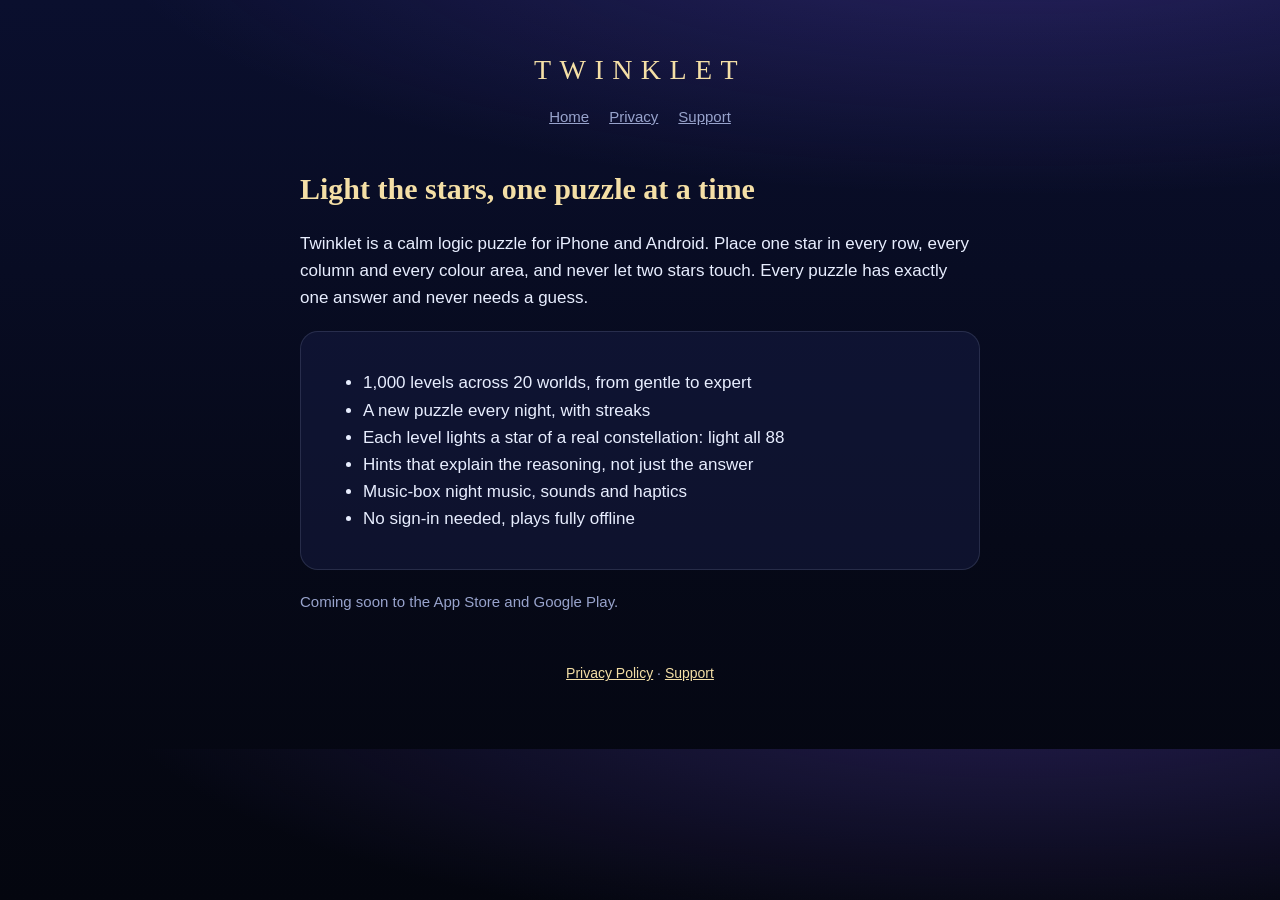
<file: index.html>
<!doctype html>
<html lang="en">
<head>
<meta charset="utf-8">
<meta name="viewport" content="width=device-width, initial-scale=1">
<title>Twinklet</title>
<meta name="description" content="Twinklet: a calm night sky logic puzzle. Place the stars, light up all 88 constellations.">
<link rel="stylesheet" href="style.css">
</head>
<body>
<main>
<header>
  <a class="brand" href="index.html">TWINKLET</a>
  <nav><a href="index.html">Home</a><a href="privacy.html">Privacy</a><a href="support.html">Support</a></nav>
</header>

<h1>Light the stars, one puzzle at a time</h1>
<p>Twinklet is a calm logic puzzle for iPhone and Android. Place one star in every row, every column and every colour area, and never let two stars touch. Every puzzle has exactly one answer and never needs a guess.</p>

<div class="card">
  <ul>
    <li>1,000 levels across 20 worlds, from gentle to expert</li>
    <li>A new puzzle every night, with streaks</li>
    <li>Each level lights a star of a real constellation: light all 88</li>
    <li>Hints that explain the reasoning, not just the answer</li>
    <li>Music-box night music, sounds and haptics</li>
    <li>No sign-in needed, plays fully offline</li>
  </ul>
</div>

<p class="muted">Coming soon to the App Store and Google Play.</p>

<footer><a href="privacy.html">Privacy Policy</a> · <a href="support.html">Support</a></footer>
</main>
</body>
</html>
</file>
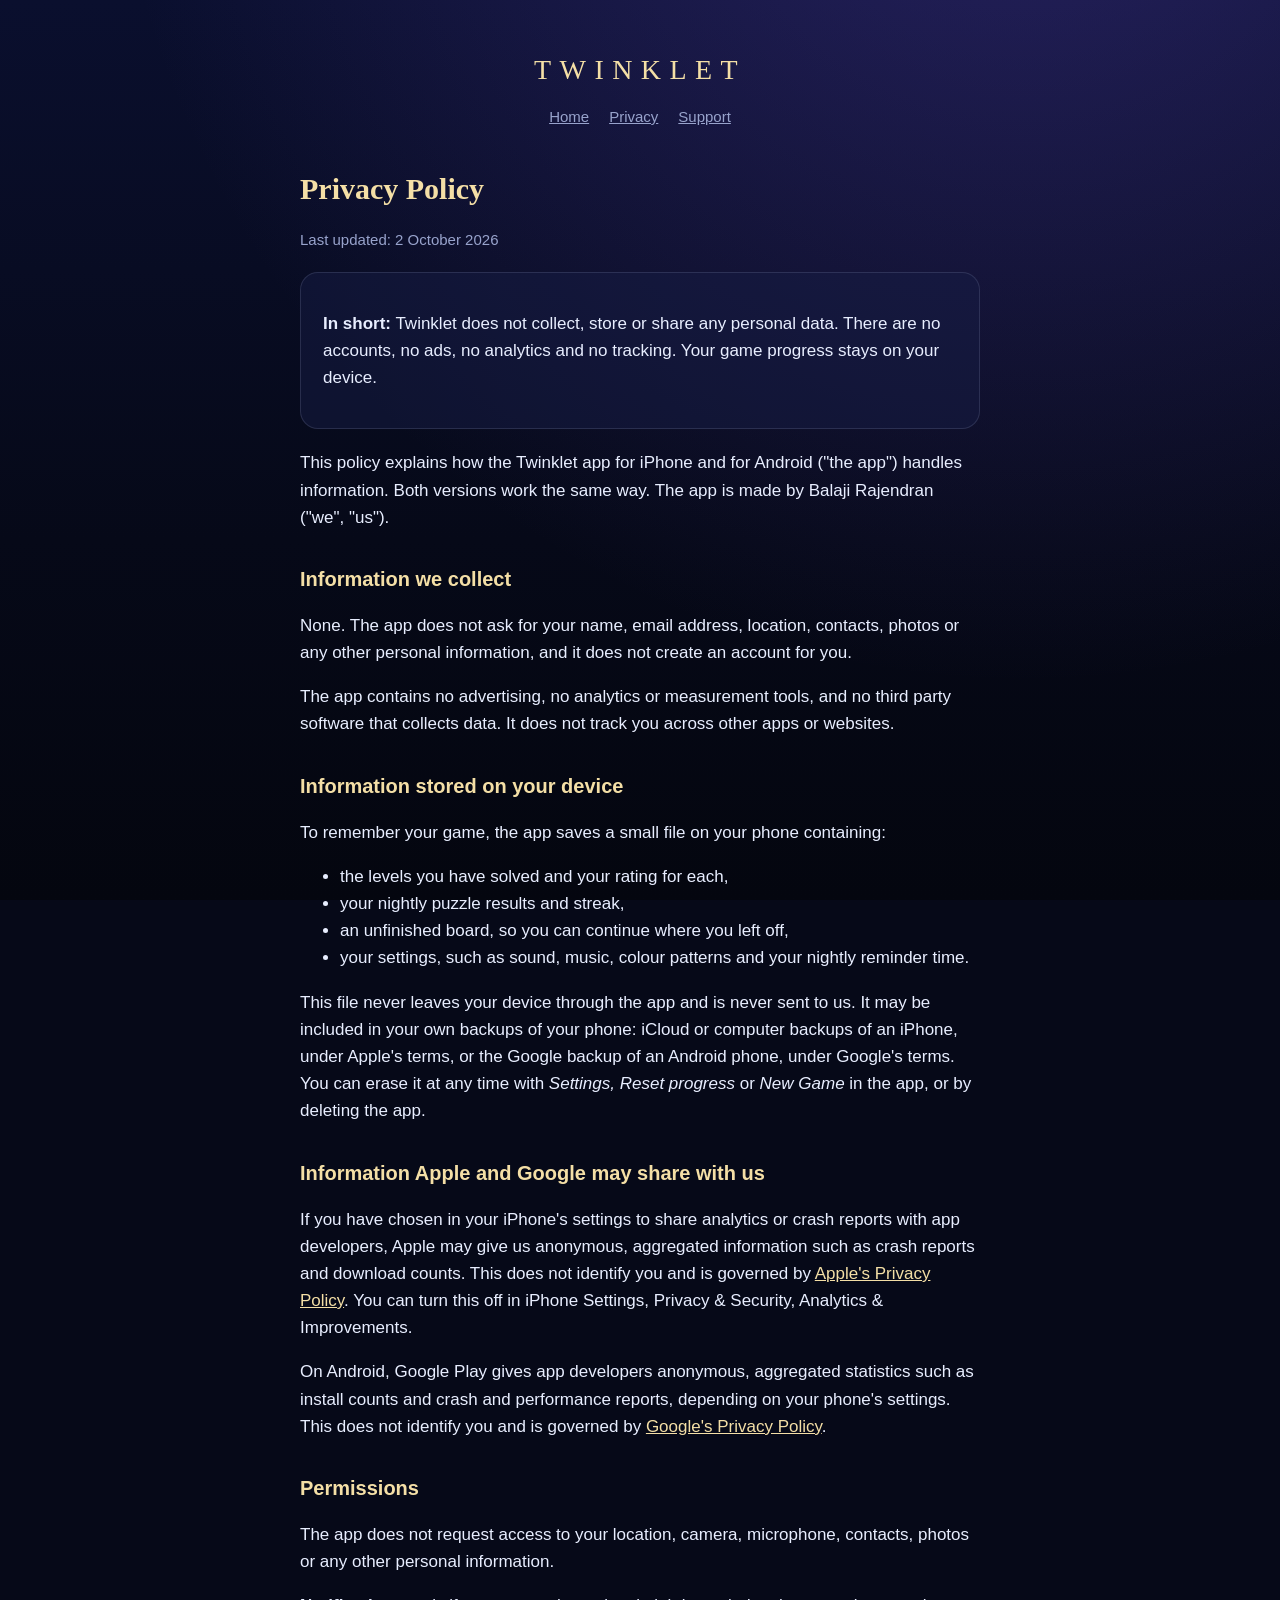
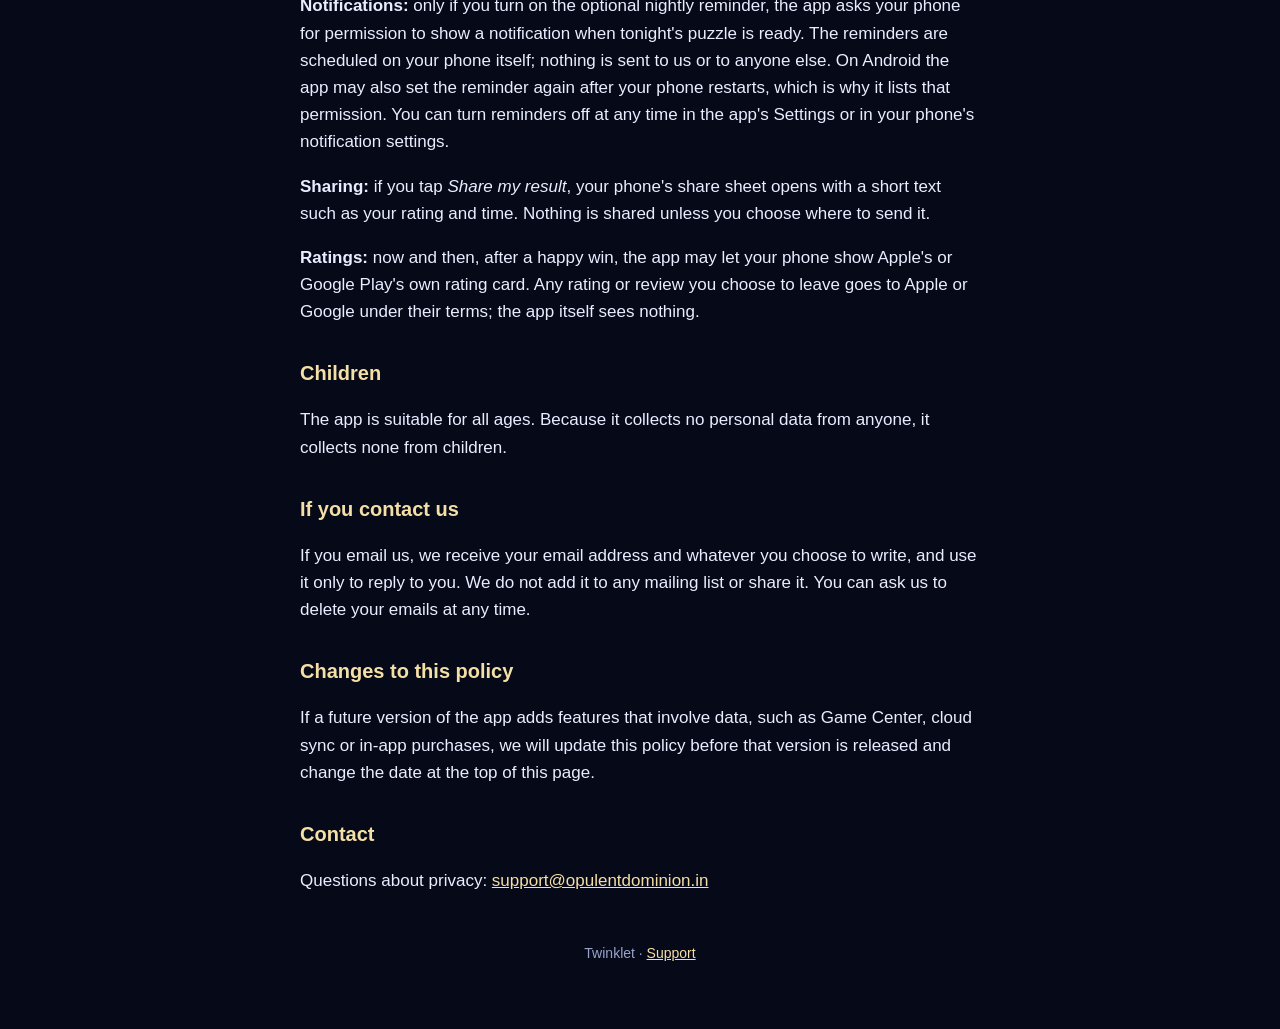
<file: privacy.html>
<!doctype html>
<html lang="en">
<head>
<meta charset="utf-8">
<meta name="viewport" content="width=device-width, initial-scale=1">
<title>Twinklet Privacy Policy</title>
<meta name="description" content="Twinklet collects no personal data. Your progress stays on your device.">
<link rel="stylesheet" href="style.css">
</head>
<body>
<main>
<header>
  <a class="brand" href="index.html">TWINKLET</a>
  <nav><a href="index.html">Home</a><a href="privacy.html">Privacy</a><a href="support.html">Support</a></nav>
</header>

<h1>Privacy Policy</h1>
<p class="muted">Last updated: 2 October 2026</p>

<div class="card">
  <p><strong>In short:</strong> Twinklet does not collect, store or share any personal data. There are no accounts, no ads, no analytics and no tracking. Your game progress stays on your device.</p>
</div>

<p>This policy explains how the Twinklet app for iPhone and for Android ("the app") handles information. Both versions work the same way. The app is made by Balaji Rajendran ("we", "us").</p>

<h2>Information we collect</h2>
<p>None. The app does not ask for your name, email address, location, contacts, photos or any other personal information, and it does not create an account for you.</p>
<p>The app contains no advertising, no analytics or measurement tools, and no third party software that collects data. It does not track you across other apps or websites.</p>

<h2>Information stored on your device</h2>
<p>To remember your game, the app saves a small file on your phone containing:</p>
<ul>
  <li>the levels you have solved and your rating for each,</li>
  <li>your nightly puzzle results and streak,</li>
  <li>an unfinished board, so you can continue where you left off,</li>
  <li>your settings, such as sound, music, colour patterns and your nightly reminder time.</li>
</ul>
<p>This file never leaves your device through the app and is never sent to us. It may be included in your own backups of your phone: iCloud or computer backups of an iPhone, under Apple's terms, or the Google backup of an Android phone, under Google's terms. You can erase it at any time with <em>Settings, Reset progress</em> or <em>New Game</em> in the app, or by deleting the app.</p>

<h2>Information Apple and Google may share with us</h2>
<p>If you have chosen in your iPhone's settings to share analytics or crash reports with app developers, Apple may give us anonymous, aggregated information such as crash reports and download counts. This does not identify you and is governed by <a href="https://www.apple.com/legal/privacy/">Apple's Privacy Policy</a>. You can turn this off in iPhone Settings, Privacy &amp; Security, Analytics &amp; Improvements.</p>
<p>On Android, Google Play gives app developers anonymous, aggregated statistics such as install counts and crash and performance reports, depending on your phone's settings. This does not identify you and is governed by <a href="https://policies.google.com/privacy">Google's Privacy Policy</a>.</p>

<h2>Permissions</h2>
<p>The app does not request access to your location, camera, microphone, contacts, photos or any other personal information.</p>
<p><strong>Notifications:</strong> only if you turn on the optional nightly reminder, the app asks your phone for permission to show a notification when tonight's puzzle is ready. The reminders are scheduled on your phone itself; nothing is sent to us or to anyone else. On Android the app may also set the reminder again after your phone restarts, which is why it lists that permission. You can turn reminders off at any time in the app's Settings or in your phone's notification settings.</p>
<p><strong>Sharing:</strong> if you tap <em>Share my result</em>, your phone's share sheet opens with a short text such as your rating and time. Nothing is shared unless you choose where to send it.</p>
<p><strong>Ratings:</strong> now and then, after a happy win, the app may let your phone show Apple's or Google Play's own rating card. Any rating or review you choose to leave goes to Apple or Google under their terms; the app itself sees nothing.</p>

<h2>Children</h2>
<p>The app is suitable for all ages. Because it collects no personal data from anyone, it collects none from children.</p>

<h2>If you contact us</h2>
<p>If you email us, we receive your email address and whatever you choose to write, and use it only to reply to you. We do not add it to any mailing list or share it. You can ask us to delete your emails at any time.</p>

<h2>Changes to this policy</h2>
<p>If a future version of the app adds features that involve data, such as Game Center, cloud sync or in-app purchases, we will update this policy before that version is released and change the date at the top of this page.</p>

<h2>Contact</h2>
<p>Questions about privacy: <a href="mailto:support@opulentdominion.in">support@opulentdominion.in</a></p>

<footer>Twinklet · <a href="support.html">Support</a></footer>
</main>
</body>
</html>
</file>
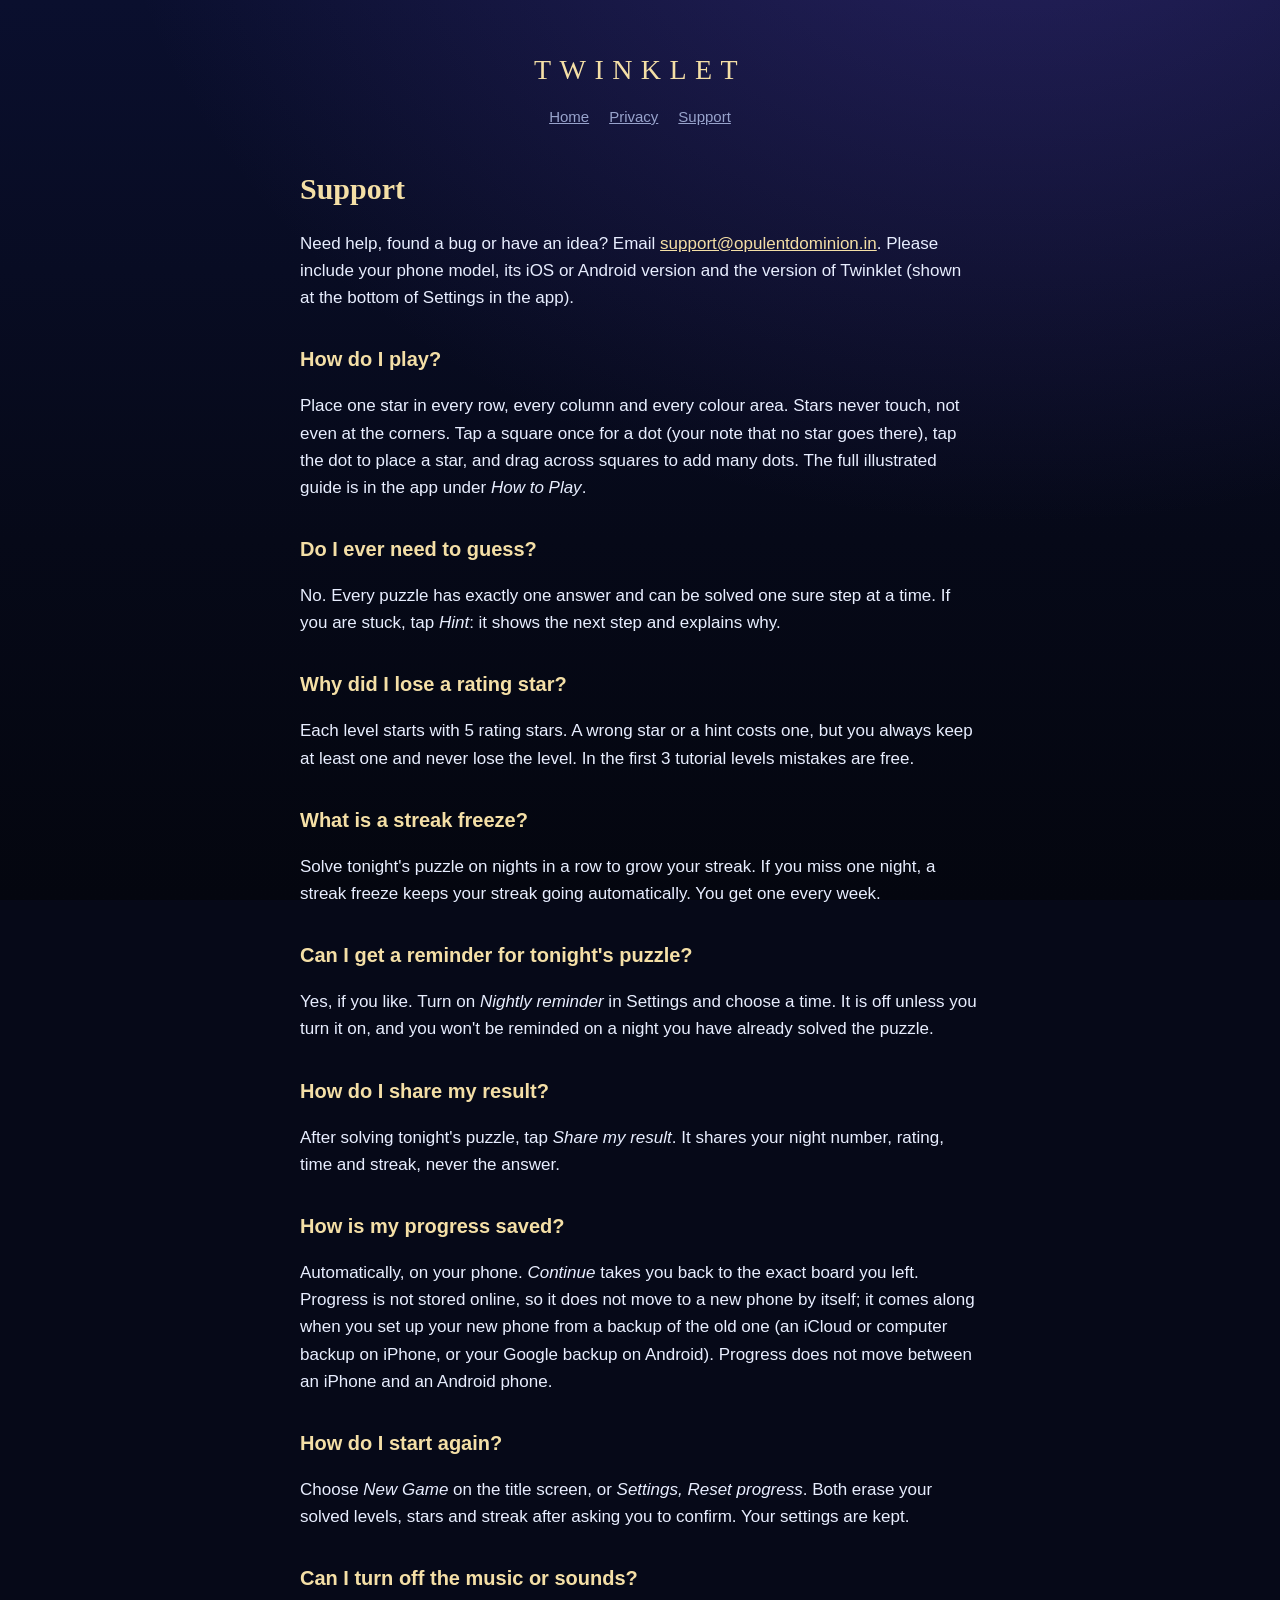
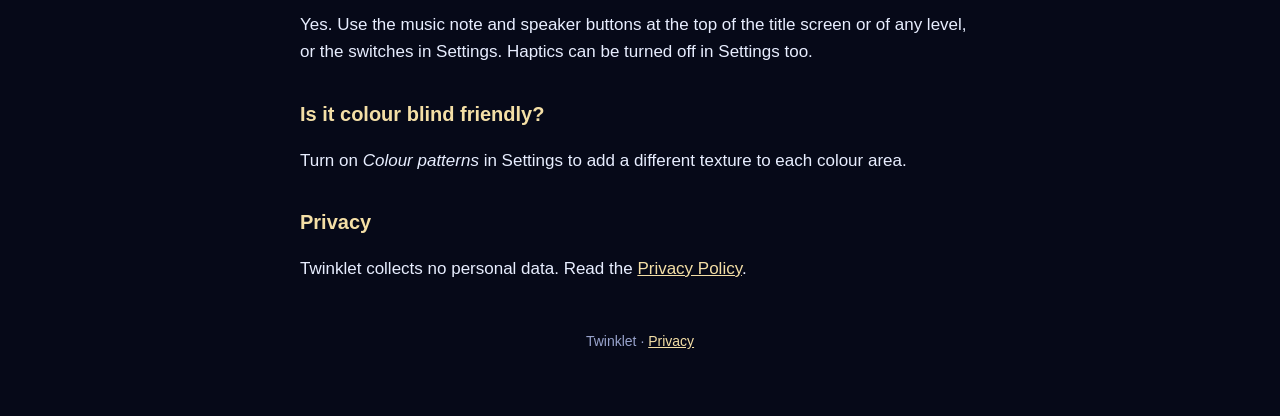
<file: support.html>
<!doctype html>
<html lang="en">
<head>
<meta charset="utf-8">
<meta name="viewport" content="width=device-width, initial-scale=1">
<title>Twinklet Support</title>
<meta name="description" content="Help and contact for Twinklet, the night sky logic puzzle.">
<link rel="stylesheet" href="style.css">
</head>
<body>
<main>
<header>
  <a class="brand" href="index.html">TWINKLET</a>
  <nav><a href="index.html">Home</a><a href="privacy.html">Privacy</a><a href="support.html">Support</a></nav>
</header>

<h1>Support</h1>
<p>Need help, found a bug or have an idea? Email <a href="mailto:support@opulentdominion.in">support@opulentdominion.in</a>. Please include your phone model, its iOS or Android version and the version of Twinklet (shown at the bottom of Settings in the app).</p>

<h2>How do I play?</h2>
<p>Place one star in every row, every column and every colour area. Stars never touch, not even at the corners. Tap a square once for a dot (your note that no star goes there), tap the dot to place a star, and drag across squares to add many dots. The full illustrated guide is in the app under <em>How to Play</em>.</p>

<h2>Do I ever need to guess?</h2>
<p>No. Every puzzle has exactly one answer and can be solved one sure step at a time. If you are stuck, tap <em>Hint</em>: it shows the next step and explains why.</p>

<h2>Why did I lose a rating star?</h2>
<p>Each level starts with 5 rating stars. A wrong star or a hint costs one, but you always keep at least one and never lose the level. In the first 3 tutorial levels mistakes are free.</p>

<h2>What is a streak freeze?</h2>
<p>Solve tonight's puzzle on nights in a row to grow your streak. If you miss one night, a streak freeze keeps your streak going automatically. You get one every week.</p>

<h2>Can I get a reminder for tonight's puzzle?</h2>
<p>Yes, if you like. Turn on <em>Nightly reminder</em> in Settings and choose a time. It is off unless you turn it on, and you won't be reminded on a night you have already solved the puzzle.</p>

<h2>How do I share my result?</h2>
<p>After solving tonight's puzzle, tap <em>Share my result</em>. It shares your night number, rating, time and streak, never the answer.</p>

<h2>How is my progress saved?</h2>
<p>Automatically, on your phone. <em>Continue</em> takes you back to the exact board you left. Progress is not stored online, so it does not move to a new phone by itself; it comes along when you set up your new phone from a backup of the old one (an iCloud or computer backup on iPhone, or your Google backup on Android). Progress does not move between an iPhone and an Android phone.</p>

<h2>How do I start again?</h2>
<p>Choose <em>New Game</em> on the title screen, or <em>Settings, Reset progress</em>. Both erase your solved levels, stars and streak after asking you to confirm. Your settings are kept.</p>

<h2>Can I turn off the music or sounds?</h2>
<p>Yes. Use the music note and speaker buttons at the top of the title screen or of any level, or the switches in Settings. Haptics can be turned off in Settings too.</p>

<h2>Is it colour blind friendly?</h2>
<p>Turn on <em>Colour patterns</em> in Settings to add a different texture to each colour area.</p>

<h2>Privacy</h2>
<p>Twinklet collects no personal data. Read the <a href="privacy.html">Privacy Policy</a>.</p>

<footer>Twinklet · <a href="privacy.html">Privacy</a></footer>
</main>
</body>
</html>
</file>
<file: style.css>
:root {
  color-scheme: dark;
  --void: #060918;
  --text: #E8EEFF;
  --muted: #98A3CC;
  --gold: #F4DFA6;
  --edge: rgba(207, 221, 255, 0.13);
}
* { box-sizing: border-box; }
body {
  margin: 0;
  background: radial-gradient(120% 60% at 80% -10%, rgba(94, 70, 190, 0.35), transparent 60%),
              linear-gradient(180deg, #0A0F2E 0%, #060918 60%, #04060F 100%) fixed;
  background-color: var(--void);
  color: var(--text);
  font: 17px/1.6 -apple-system, BlinkMacSystemFont, "Segoe UI", Roboto, Helvetica, Arial, sans-serif;
}
main { max-width: 720px; margin: 0 auto; padding: 48px 20px 64px; }
header { text-align: center; margin-bottom: 36px; }
.brand { font-family: Georgia, "Times New Roman", serif; letter-spacing: 0.3em; color: var(--gold); font-size: 28px; text-decoration: none; }
nav { margin-top: 12px; font-size: 15px; }
nav a { color: var(--muted); margin: 0 10px; }
h1 { font-family: Georgia, "Times New Roman", serif; color: var(--gold); font-weight: 600; font-size: 30px; margin: 0 0 6px; }
h2 { color: var(--gold); font-size: 20px; margin: 32px 0 8px; }
p, li { color: var(--text); }
.muted { color: var(--muted); font-size: 15px; }
a { color: var(--gold); }
.card { border: 1px solid var(--edge); border-radius: 18px; background: rgba(22, 29, 68, 0.5); padding: 20px 22px; margin: 20px 0; }
footer { margin-top: 48px; text-align: center; color: var(--muted); font-size: 14px; }
</file>
